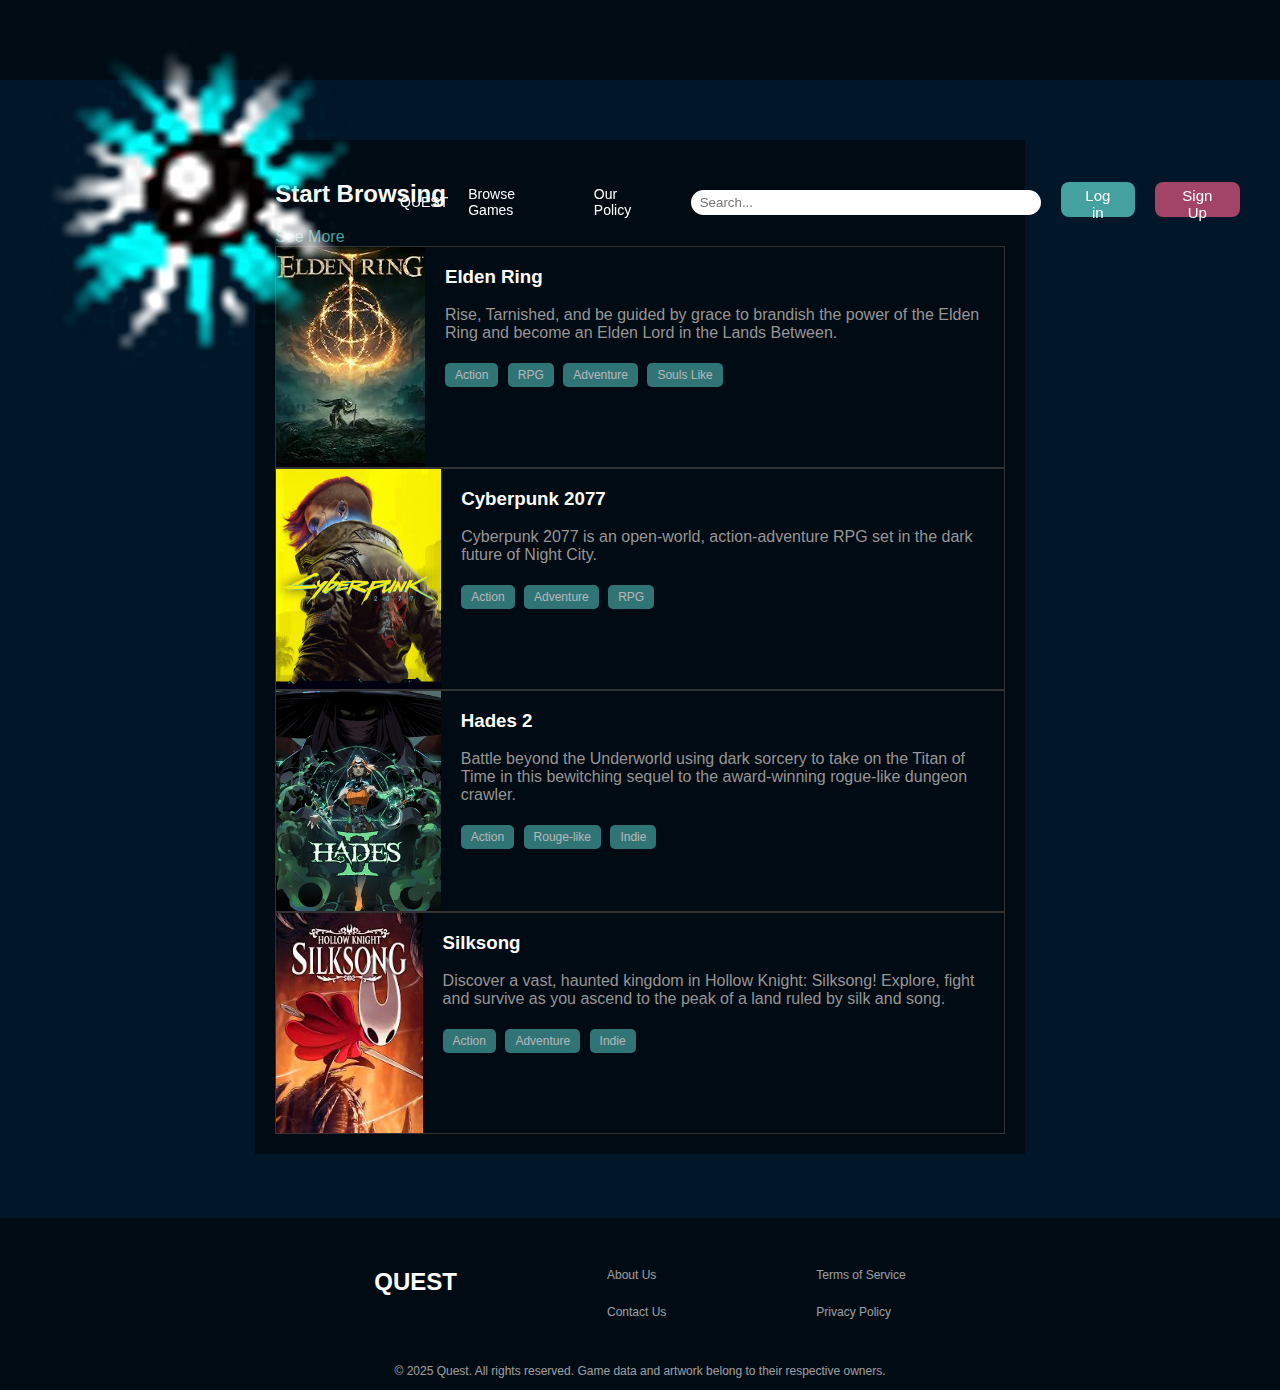
<file: index.html>
<!DOCTYPE html>
<html lang="en">
<head>
    <meta charset="UTF-8">
    <meta name="viewport" content="width=device-width, initial-scale=1.0">
    <title>Document</title>
    <link rel="stylesheet" href="style.css">
</head>
<body>

<!--testing per commit, erind balaj-->
    <!--navigation bar, e boni copy paste qeta ncdo faqe ever -->
    <nav>
        <ul>
            <li><img href="#" class="nav-logo" src="images/logo.jpg" alt="Logo"></li>
            <li><a id="title" href="landing.html">QUEST</a></li>

            <li class="nav-spacer"><a  class="navitem" href="games.html">Browse Games</a></li>
            <li><a class="navitem" href="privacy.html">Our Policy</a></li>

            <li><input type="search" placeholder=" Search..."></li>

            <li><button id="loginBtn">Log in</button></li>
            <li><button id="signupBtn" class="button-2">Sign Up</button></li>
        </ul>
    </nav>


    <!--Qetu e bojm hero section-->


    <!--Qetu e bojm ksi info section-->
    <div>

    </div>
    <!--Qetu e bojm game browsing section-->
   <section id="browse-games">
        <div class="browse-header">
            <h2 class="browse-title">Start Browsing</h2>
            <a href="games.html" class="secondary-a">See More</a>
        </div>

        <div class="browse-grid">
            <!-- Card 1 -->
            <div class="game-card">
                
                <img src="images/eldenring.jpg" alt="Elden Ring Photo qetu">
                <div class="game-card-info">
                <h3>Elden Ring</h3>
                <p class="secondary-text">Rise, Tarnished, and be guided by grace to brandish the power of the Elden Ring and become an Elden Lord in the Lands Between.</p>
                <div class="genre-container">
                        <p class="genre-badge">Action</p>
                        <p class="genre-badge">RPG</p>
                        <p class="genre-badge">Adventure</p>
                        <p class="genre-badge">Souls Like</p>
                    </div>
            </div>
            </div>

            <!-- Cardsa per loja tjera -->
            <div class="game-card">
                
                <img src="images/cyberpunk.jpg" alt="Whatever else other game">
                <div class="game-card-info">
                <h3>Cyberpunk 2077</h3>
                <p class="secondary-text">Cyberpunk 2077 is an open-world, action-adventure RPG set in the dark future of Night City.</p>
                    <div class="genre-container">
                        <p class="genre-badge">Action</p>
                        <p class="genre-badge">Adventure</p>
                        <p class="genre-badge">RPG</p>
                    </div>
            
                </div>
            </div>

            <div class="game-card">
                <img src="images/hades2.jpeg" alt="Same thing as above">
                <div class="game-card-info">
                <h3>Hades 2</h3>
                <p class="secondary-text">Battle beyond the Underworld using dark sorcery to take on the Titan of Time in this bewitching sequel to the award-winning rogue-like dungeon crawler.</p>
                    <div class="genre-container">
                        <p class="genre-badge">Action</p>
                        <p class="genre-badge">Rouge-like</p>
                        <p class="genre-badge">Indie</p>
                    </div>
            </div>
            </div>

            <div class="game-card">
                <img src="images/silksong.jpg" alt="njejt">
                <div class="game-card-info">
                <h3>Silksong</h3>
                <p class="secondary-text">Discover a vast, haunted kingdom in Hollow Knight: Silksong! Explore, fight and survive as you ascend to the peak of a land ruled by silk and song.</p>
                    <div class="genre-container">
                        <p class="genre-badge">Action</p>
                        <p class="genre-badge">Adventure</p>
                        <p class="genre-badge">Indie</p>
                    </div>
                </div>

                
            </div>
            
        </div>
    </section>

    <!-- login and signup -->

     <!-- login -->
    <div id="loginModal" class="modal hidden">
        <div class="modal-content">
            <button class="modal-close">&times;</button>
            <h2>Log in</h2>

            <button class="google-btn">
                <img id="googleicon" src="images/googleicon.png" alt="Google Icon">
                Continue with Google
            </button>

            <p class="divider-text">or</p>

            <form class="modal-form">
                <label for="login-email">Email</label>
                <input id="login-email" name="email" type="email" placeholder="Enter your email or username" required>

                <label for="login-password">Password</label>
                <input id="login-password" name="password" type="password" placeholder="Enter your password" required>

                <div class="form-spacer"></div>

                <button type="submit">Log in</button>
            </form>

                <p class="modal-note">
                <button id="reset" class="link-button">Reset password</button>

                <p class="modal-note">
                No account?
                <button id="swapToSignup" class="link-button">Create one</button>
            </p>
        </div>
    </div>

    <!-- signup -->
    <div id="signupModal" class="modal hidden">
        <div class="modal-content">
            <button class="modal-close">&times;</button>
            <h2>Sign Up</h2>

            <button class="google-btn">
                <img id="googleicon" src="images/googleicon.png" alt="Google Icon">
                Continue with Google
            </button>

            <p class="divider-text">or</p>

            <form class="modal-form">
                <label for="signup-username">Username</label>
                <input id="signup-username" name="username" type="text" placeholder="Choose a username" required>

                <label for="signup-email">Email</label>
                <input id="signup-email" name="email" type="email" placeholder="Enter your email" required>

                <label for="signup-age">Age</label>
                <input id="signup-age" name="age" type="number" min="1" max="120" placeholder="Your age" required>

                <label for="signup-phone">Phone Number</label>
                <input id="signup-phone" name="phone" type="tel" placeholder="+383 44 123 456" required>

                <label for="signup-password">Password</label>
                <input id="signup-password" name="password" type="password" placeholder="Create a password" required>

                <label for="signup-confirm">Confirm Password</label>
                <input id="signup-confirm" name="confirm_password" type="password" placeholder="Confirm your password" required>

                <div class="form-spacer"></div>

                <button type="submit" class="button-2">Create Account</button>
            </form>

            <p class="modal-note">
                Already a member?
                <button id="swapToLogin" class="link-button">Log in!</button>
            </p>
        </div>
    </div>


    <!--footer, e boni copy paste qeta ncdo faqe ever-->
    <footer>
        <div class="footer-columns">
            <div class="col">
            <h2>QUEST</h2>
            </div>
            <div class="col">
            <a href="#">About Us</a><br>
            <a href="#">Contact Us</a>
            </div>
            <div class="col">
            <a href="#">Terms of Service</a><br>
            <a href="privacy.html">Privacy Policy</a>
            </div>
        </div>
        <br>
        <div class="footer-bottom">
            © 2025 Quest. All rights reserved. Game data and artwork belong to their respective owners.
        </div>
    </footer>

    <script src="script.js"></script>
</body>
</html>
</file>
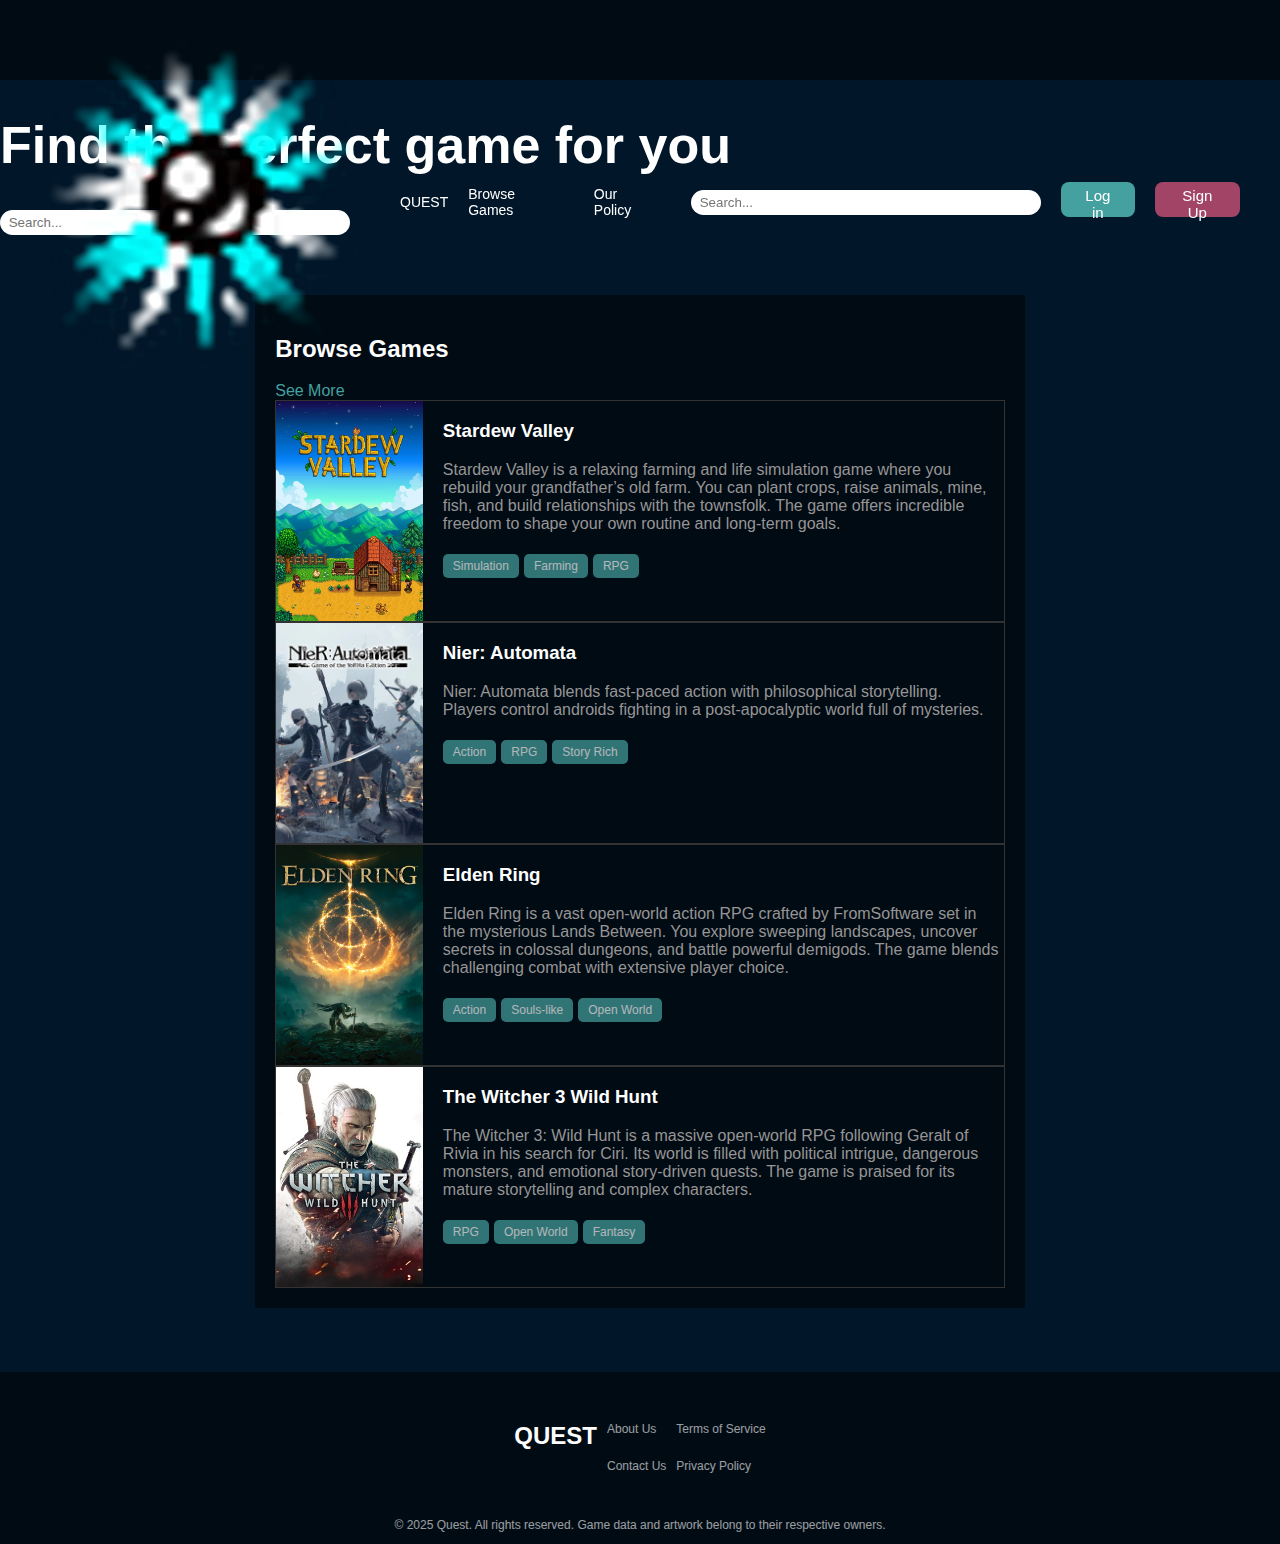
<file: games.html>
<!DOCTYPE html>
<html lang="en">
<head>
    <meta charset="UTF-8">
    <meta name="viewport" content="width=device-width, initial-scale=1.0">
    <title>Document</title>
    <link rel="stylesheet" href="style.css">
    


</head>
<body>
    <!--navigation bar -->
    <nav>
        <ul>    
            <li><img href="#" class="nav-logo" src="images/logo.jpg" alt="Logo"></li>
            <li><a id="title" href="landing.html">QUEST</a></li>

            <li class="nav-spacer"><a  class="navitem" href="games.html">Browse Games</a></li>
            <li><a class="navitem" href="privacy.html">Our Policy</a></li>

            <li><input type="search" placeholder=" Search..."></li>

            <li><button id="loginBtn">Log in</button></li>
            <li><button id="signupBtn" class="button-2">Sign Up</button></li>
        </ul>
    </nav>
    
    <!-- login and signup -->

     <!-- login -->
    <div id="loginModal" class="modal hidden">
        <div class="modal-content">
            <button class="modal-close">&times;</button>
            <h2>Log in</h2>

            <button class="google-btn">
                <img id="googleicon" src="images/googleicon.png" alt="Google Icon">
                Continue with Google
            </button>

            <p class="divider-text">or</p>

            <form class="modal-form">
                <label for="login-email">Email</label>
                <input id="login-email" name="email" type="email" placeholder="Enter your email or username">

                <label for="login-password">Password</label>
                <input id="login-password" name="password" type="password" placeholder="Enter your password">

                    <div class="form-spacer"></div>

                <button type="button" id="loginSubmitBtn">Log in</button>
            </form>

                <p class="modal-note"><button id="reset" class="link-button">Reset password</button></p>
                <p class="modal-note">No account? <button id="swapToSignup" class="link-button">Create one</button></p>
        </div>
    </div>

    <!-- signup -->
    <div id="signupModal" class="modal hidden">
        <div class="modal-content">
            <button class="modal-close">&times;</button>
            <h2>Sign Up</h2>

            <button class="google-btn">
                <img id="googleicon" src="images/googleicon.png" alt="Google Icon">
                Continue with Google
            </button>

            <p class="divider-text">or</p>

            <form class="modal-form">
                <label for="signup-username">Username</label>
                <input id="signup-username" name="username" type="text" placeholder="Choose a username" >

                <label for="signup-email">Email</label>
                <input id="signup-email" name="email" type="email" placeholder="Enter your email" >

                <label for="signup-age">Age</label>
                <input id="signup-age" name="age" type="number" min="1" max="120" placeholder="Your age" >

                <label for="signup-phone">Phone Number</label>
                <input id="signup-phone" name="phone" type="tel" placeholder="+383 44 123 456" >

                <label for="signup-password">Password</label>
                <input id="signup-password" name="password" type="password" placeholder="Create a password" >

                <label for="signup-confirm">Confirm Password</label>
                <input id="signup-confirm" name="confirm_password" type="password" placeholder="Confirm your password" >

                    <div class="form-spacer"></div>

                <button type="button" id="createAccountBtn" class="button-2">Create Account</button>
            </form>

            <p class="modal-note">Already a member? <button id="swapToLogin" class="link-button">Log in!</button></p>
        </div>
    </div>

<!--header -->

<div class="page-header-row">
    <h1 class="h1-title page-header-title">Find the perfect game for you</h1>
    <input class="hero-search" type="search" placeholder=" Search...">
</div>

 <!-- games  -->
 <section id="browse-games">
    <div class="browse-header">
        <h2 class="browse-title">Browse Games</h2>
        <a href="games.html" class="secondary-a">See More</a>
    </div>

    <div id="browse-grid" class="browse-grid"></div>
</section>

    <footer>
        <div class="footer-columns">
            <div class="footer-col">
            <h2>QUEST</h2>
            </div>
            <div class="footer-col">
            <a href="#">About Us</a><br>
            <a href="#">Contact Us</a>
            </div>
            <div class="footer-col">
            <a href="#">Terms of Service</a><br>
            <a href="privacy.html">Privacy Policy</a>
            </div>
        </div>
        <br>
        <div class="footer-bottom">
            © 2025 Quest. All rights reserved. Game data and artwork belong to their respective owners.
        </div>
    </footer>
    <script src="browsegames.js"></script>
    <script src="script.js"></script>
</body>

</html>
</file>
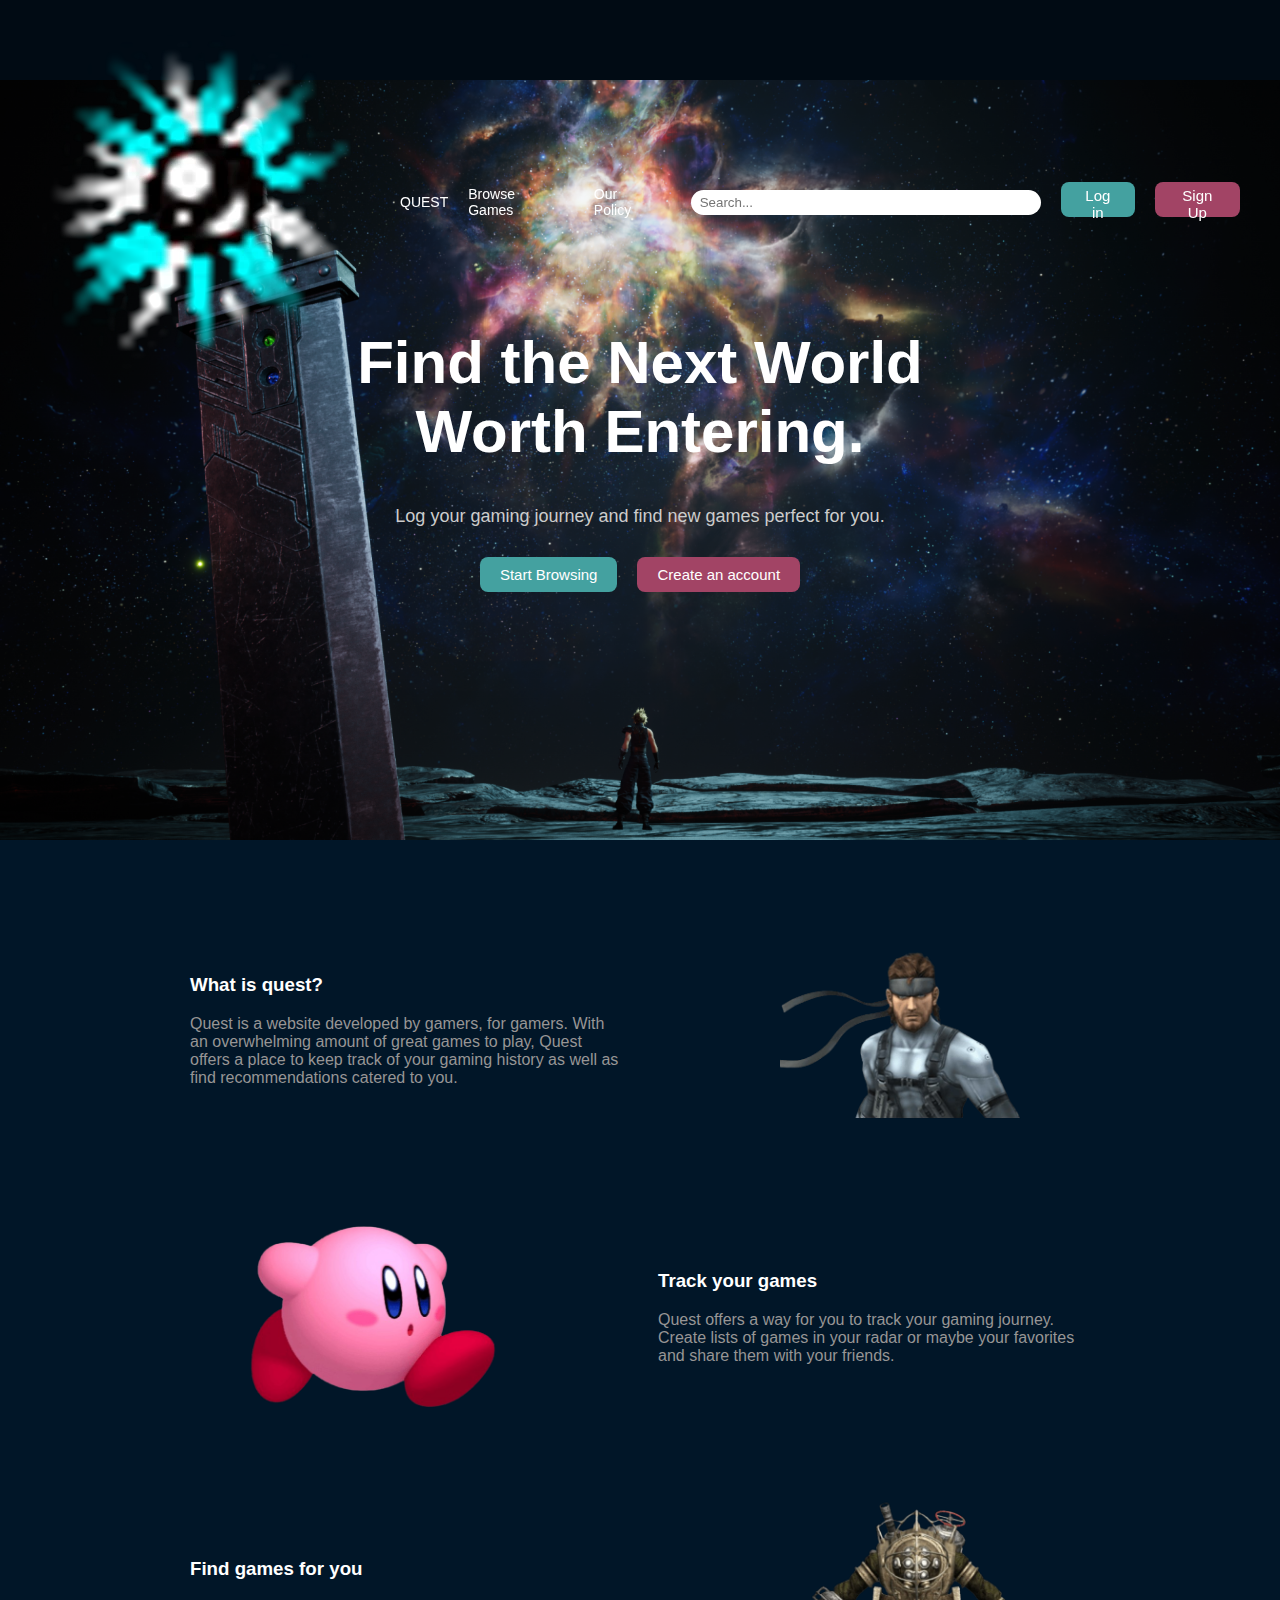
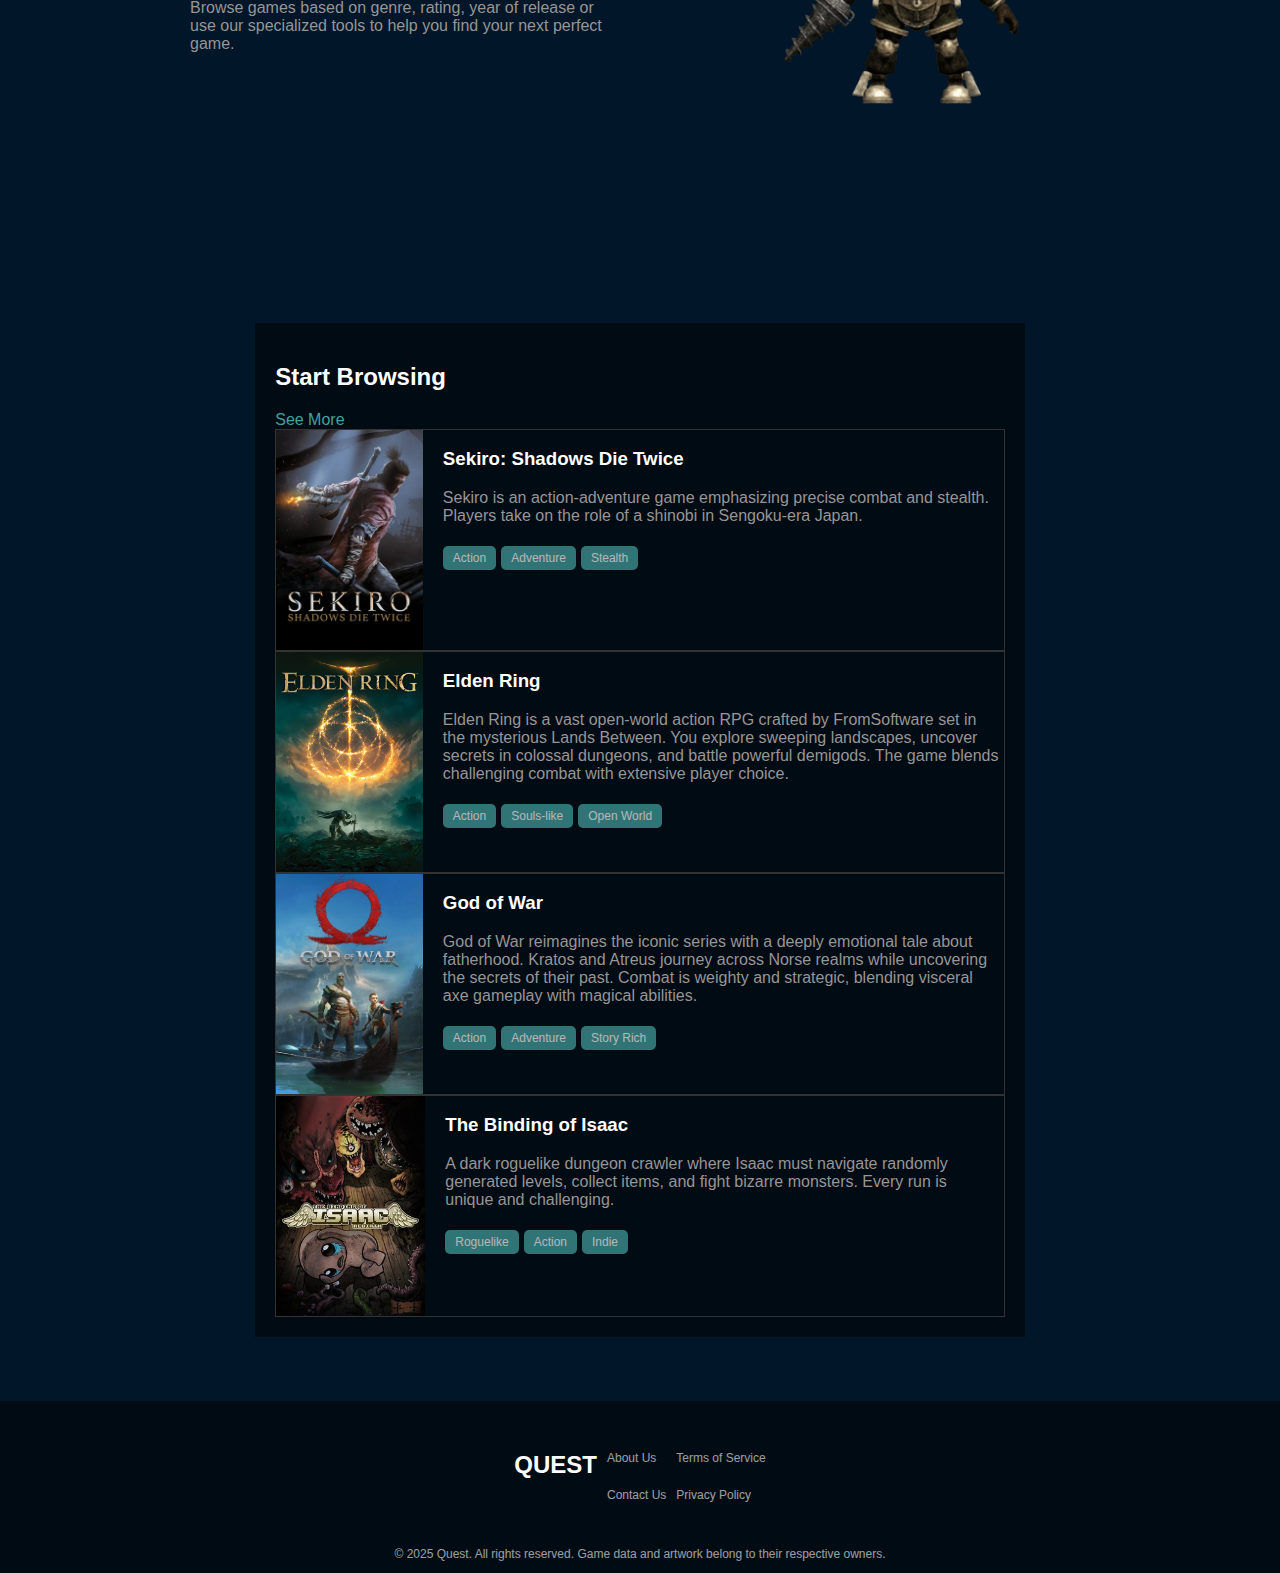
<file: landing.html>
<!DOCTYPE html>
<html lang="en">
<head>
    <meta charset="UTF-8">
    <meta name="viewport" content="width=device-width, initial-scale=1.0">
    <title>Quest Landing</title>
    <link rel="stylesheet" href="style.css">
</head>
<body>

<nav>
        <ul>
            <li><img class="nav-logo" src="images/logo.jpg" alt="Logo"></li>
            <li><a id="title" href="landing.html">QUEST</a></li>

            <li class="nav-spacer"><a class="navitem" href="games.html">Browse Games</a></li>
            <li><a class="navitem" href="privacy.html">Our Policy</a></li>

            <li><input type="search" placeholder=" Search..."></li>

            <li><button id="loginBtn">Log in</button></li>
            <li><button id="signupBtn" class="button-2">Sign Up</button></li>
        </ul>
</nav>

<section class="hero">
    <div class="hero-content">
        <h1>Find the Next World<br>Worth Entering.</h1>
        <p>Log your gaming journey and find new games perfect for you.</p>

        <div class="hero-buttons">
            <a href="games.html"><button>Start Browsing</button></a>
            <button id="heroSignupBtn" class="button-2">Create an account</button>
        </div>
    </div>
</section>

<!-- info-->
<section class="info-section">
    <div class="info-container">

        <!-- 1 -->
        <div class="info-row">
            <div class="info-text">
                <h3>What is quest?</h3>
                <p class="secondary-text">
                    Quest is a website developed by gamers, for gamers. With an overwhelming amount of great games to play, Quest offers a place to keep track of your gaming history as well as find recommendations catered to you.
                </p>
            </div>
            <div class="info-image-wrapper">
                <img src="images/img1.png" class="info-image" alt="">
            </div>
        </div>

        <!-- 2 -->
        <div class="info-row info-row-reverse">
            <div class="info-image-wrapper">
                <img src="images/img2.png" class="info-image" alt="">
            </div>
            <div class="info-text">
                <h3>Track your games</h3>
                <p class="secondary-text">
                    Quest offers a way for you to track your gaming journey. Create lists of games in your radar or maybe your favorites and share them with your friends.
                </p>
            </div>
        </div>

        <!-- 3 -->
        <div class="info-row">
            <div class="info-text">
                <h3>Find games for you</h3>
                <p class="secondary-text">
                    Browse games based on genre, rating, year of release or use our specialized tools to help you find your next perfect game.
                </p>
            </div>
            <div class="info-image-wrapper">
                <img src="images/img3.png" class="info-image" alt="">
            </div>
        </div>

    </div>
</section>

<section id="browse-games">
    <div class="browse-header">
        <h2 class="browse-title">Start Browsing</h2>
        <a href="games.html" class="secondary-a">See More</a>
    </div>

    <div id="browse-grid" class="browse-grid"></div>
</section>

    <!-- login and signup -->

     <!-- login -->
    <div id="loginModal" class="modal hidden">
        <div class="modal-content">
            <button class="modal-close">&times;</button>
            <h2>Log in</h2>

            <button class="google-btn">
                <img id="googleicon" src="images/googleicon.png" alt="Google Icon">
                Continue with Google
            </button>

            <p class="divider-text">or</p>

            <form class="modal-form">
                <label for="login-email">Email</label>
                <input id="login-email" name="email" type="email" placeholder="Enter your email or username">

                <label for="login-password">Password</label>
                <input id="login-password" name="password" type="password" placeholder="Enter your password">
            
                <div class="form-spacer"></div>

                <button type="button" onclick="window.location.href='profile.html'">Log in</button>
            </form>

                <p class="modal-note">
                    <button id="reset" class="link-button">Reset password</button>
                </p>

                <p class="modal-note">
                    No account?
                    <button id="swapToSignup" class="link-button">Create one</button>
                </p>
        </div>
    </div>

    <!-- signup -->
    <div id="signupModal" class="modal hidden">
        <div class="modal-content">
            <button class="modal-close">&times;</button>
            <h2>Sign Up</h2>

            <button class="google-btn">
                <img id="googleicon" src="images/googleicon.png" alt="Google Icon">
                Continue with Google
            </button>

            <p class="divider-text">or</p>

            <form class="modal-form">
                <label for="signup-username">Username</label>
                <input id="signup-username" name="username" type="text" placeholder="Choose a username" required>

                <label for="signup-email">Email</label>
                <input id="signup-email" name="email" type="email" placeholder="Enter your email">

                <label for="signup-age">Age</label>
                <input id="signup-age" name="age" type="number" min="1" max="120" placeholder="Your age">

                <label for="signup-phone">Phone Number</label>
                <input id="signup-phone" name="phone" type="tel" placeholder="+383 44 123 456">

                <label for="signup-password">Password</label>
                <input id="signup-password" name="password" type="password" placeholder="Create a password">

                <label for="signup-confirm">Confirm Password</label>
                <input id="signup-confirm" name="confirm_password" type="password" placeholder="Confirm your password">

                <div style="margin-bottom: 12px;"></div>

                <button type="button" onclick="window.location.href='profile.html'" class="button-2">Create Account</button>
            </form>

            <p class="modal-note">
                Already a member?
                <button id="swapToLogin" class="link-button">Log in!</button>
            </p>
        </div>
    </div>

    <footer>
        <div class="footer-columns">
            <div class="footer-col">
            <h2>QUEST</h2>
            </div>
            <div class="footer-col">
            <a href="#">About Us</a><br>
            <a href="#">Contact Us</a>
            </div>
            <div class="footer-col">
            <a href="#">Terms of Service</a><br>
            <a href="privacy.html">Privacy Policy</a>
            </div>
        </div>
        <br>
        <div class="footer-bottom">
            © 2025 Quest. All rights reserved. Game data and artwork belong to their respective owners.
        </div>
    </footer>

    <script src="script.js"></script>
    <script src="browsegames.js"></script>

</body>
</html>
</file>
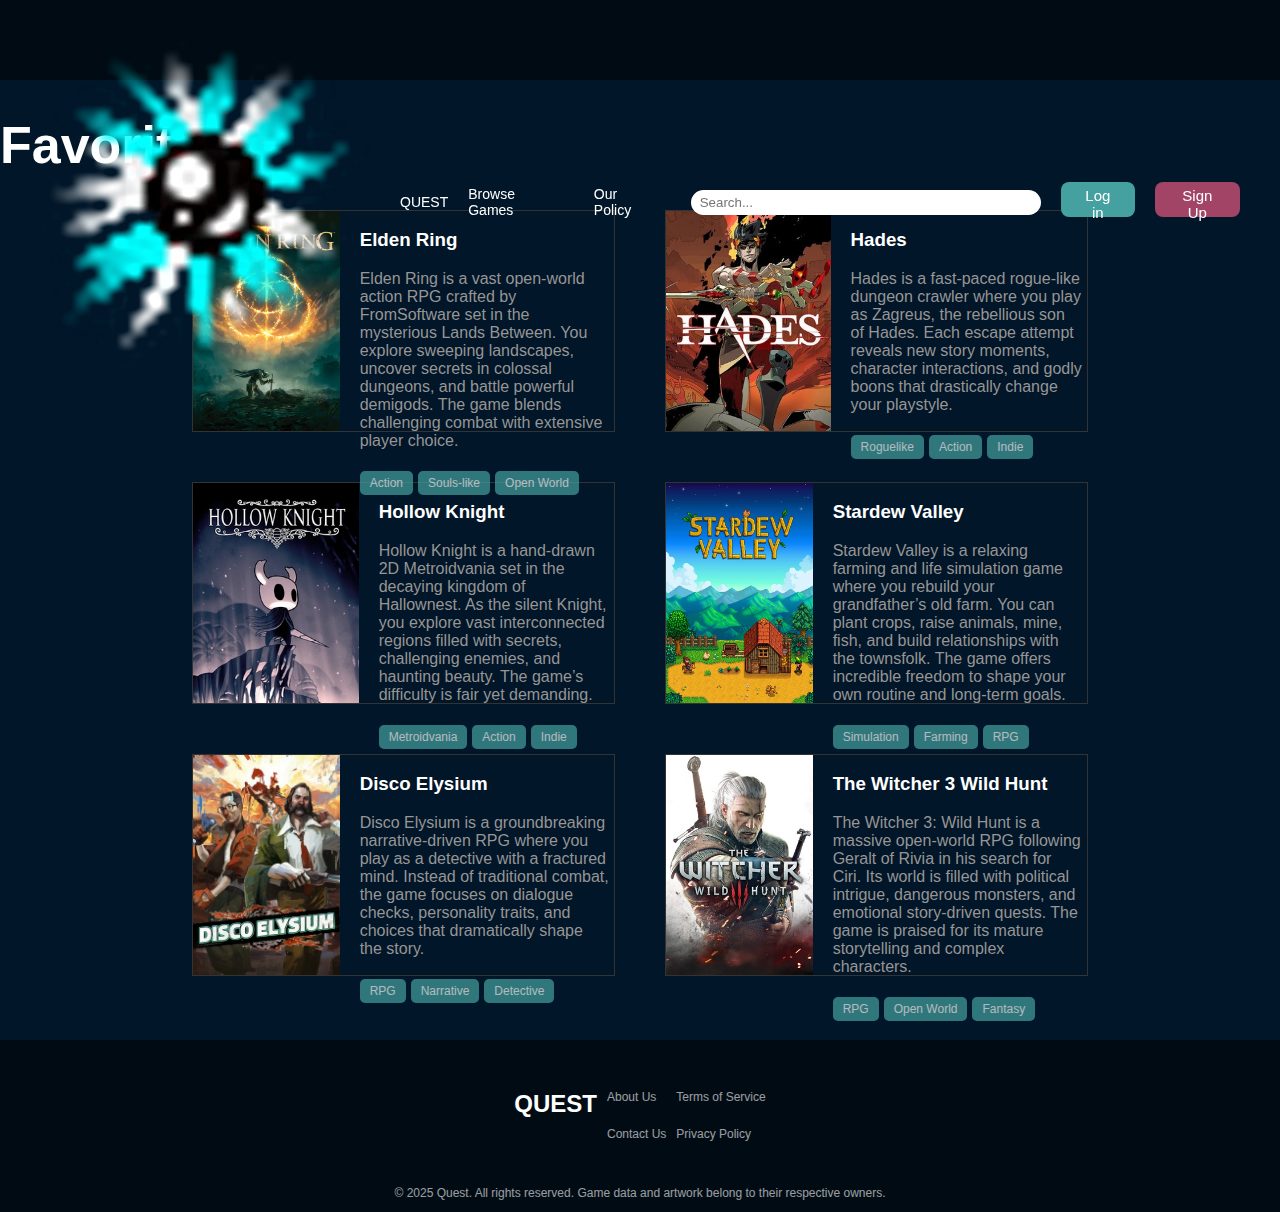
<file: lists.html>
<!DOCTYPE html>
<html lang="en">
<head>
<meta charset="UTF-8">
<meta name="viewport" content="width=device-width, initial-scale=1.0">
<title>Game List</title>
<link rel="stylesheet" href="style.css">
</head>
<body>


    <!--navigation bar, e boni copy paste qeta ncdo faqe ever -->
    <nav>
        <ul>
            <li><img href="#" class="nav-logo" src="images/logo.jpg" alt="Logo"></li>
            <li><a id="title" href="landing.html">QUEST</a></li>

            <li class="nav-spacer"><a  class="navitem" href="games.html">Browse Games</a></li>
            <li><a class="navitem" href="privacy.html">Our Policy</a></li>

            <li><input type="search" placeholder=" Search..."></li>

            <li><button id="loginBtn">Log in</button></li>
            <li><button id="signupBtn" class="button-2">Sign Up</button></li>
        </ul>
    </nav>
    <!-- login and signup -->

     <!-- login -->
    <div id="loginModal" class="modal hidden">
        <div class="modal-content">
            <button class="modal-close">&times;</button>
            <h2>Log in</h2>

            <button class="google-btn">
                <img id="googleicon" src="images/googleicon.png" alt="Google Icon">
                Continue with Google
            </button>

            <p class="divider-text">or</p>

            <form class="modal-form">
                <label for="login-email">Email</label>
                <input id="login-email" name="email" type="email" placeholder="Enter your email or username">

                <label for="login-password">Password</label>
                <input id="login-password" name="password" type="password" placeholder="Enter your password">

                <div class="form-spacer"></div>

                <button type="button" onclick="window.location.href='profile.html'" >Log in</button>
            </form>

                <p class="modal-note"><button id="reset" class="link-button">Reset password</button></p>
                <p class="modal-note">No account? <button id="swapToSignup" class="link-button">Create one</button></p>
        </div>
    </div>

    <!-- signup -->
    <div id="signupModal" class="modal hidden">
        <div class="modal-content">
            <button class="modal-close">&times;</button>
            <h2>Sign Up</h2>

            <button class="google-btn">
                <img id="googleicon" src="images/googleicon.png" alt="Google Icon">
                Continue with Google
            </button>

            <p class="divider-text">or</p>

            <form class="modal-form">
                <label for="signup-username">Username</label>
                <input id="signup-username" name="username" type="text" placeholder="Choose a username" >

                <label for="signup-email">Email</label>
                <input id="signup-email" name="email" type="email" placeholder="Enter your email" >

                <label for="signup-age">Age</label>
                <input id="signup-age" name="age" type="number" min="1" max="120" placeholder="Your age" >

                <label for="signup-phone">Phone Number</label>
                <input id="signup-phone" name="phone" type="tel" placeholder="+383 44 123 456" >

                <label for="signup-password">Password</label>
                <input id="signup-password" name="password" type="password" placeholder="Create a password" >

                <label for="signup-confirm">Confirm Password</label>
                <input id="signup-confirm" name="confirm_password" type="password" placeholder="Confirm your password" >

                <div class="form-spacer"></div>

                <button type="button" onclick="window.location.href='profile.html'" class="button-2">Create Account</button>
            </form>

            <p class="modal-note">Already a member? <button id="swapToLogin" class="link-button">Log in!</button></p>
        </div>
    </div>

<!-- Page Title -->
<div class="page-header-row">
    <h1 class="h1-title page-header-title" id="list-title">List Name</h1>
</div>

<!-- Games Container -->
<div class="game-container section-spacing" id="game-container"></div>

<!-- Footer -->
    <footer>
        <div class="footer-columns">
            <div class="footer-col">
            <h2>QUEST</h2>
            </div>
            <div class="footer-col">
            <a href="#">About Us</a><br>
            <a href="#">Contact Us</a>
            </div>
            <div class="footer-col">
            <a href="#">Terms of Service</a><br>
            <a href="privacy.html">Privacy Policy</a>
            </div>
        </div>
        <br>
        <div class="footer-bottom">
            © 2025 Quest. All rights reserved. Game data and artwork belong to their respective owners.
        </div>
    </footer>
    
<script>
async function loadList() {
    const urlParams = new URLSearchParams(window.location.search)
    const listIndex = parseInt(urlParams.get('list') || 0)
    const titles = ["Favorites", "Haven't Finished", "Want to Play"]
    document.getElementById('list-title').textContent = titles[listIndex]

    const res = await fetch('games.json')
    const games = await res.json()

    const gamesPerList = 6
    const start = listIndex * gamesPerList
    const end = start + gamesPerList
    const picks = games.slice(start, end)

    const container = document.getElementById("game-container");
    container.innerHTML = ''

    picks.forEach(game => {
        const card = document.createElement("div");
        card.className = "game-card";
        card.innerHTML = `
            <img src="${game.main_image_url}" alt="${game.name}" onerror="this.src='images/games/placeholder.png';">
            <div class="game-card-info">
                <h3>${game.name}</h3>
                <p class="secondary-text">${game.description || ''}</p>
                <div class="genre-container">
                    ${(game.genres || []).map(genre => `<p class="genre-badge">${genre}</p>`).join('')}
                </div>
            </div>
        `;

        card.addEventListener('click', () => {
            window.location.href = `details.html?game=${encodeURIComponent(game.name)}`;
        });

        container.appendChild(card);
    });
}

loadList();
</script>

<script src="script.js"></script>

</body>
</html>
</file>
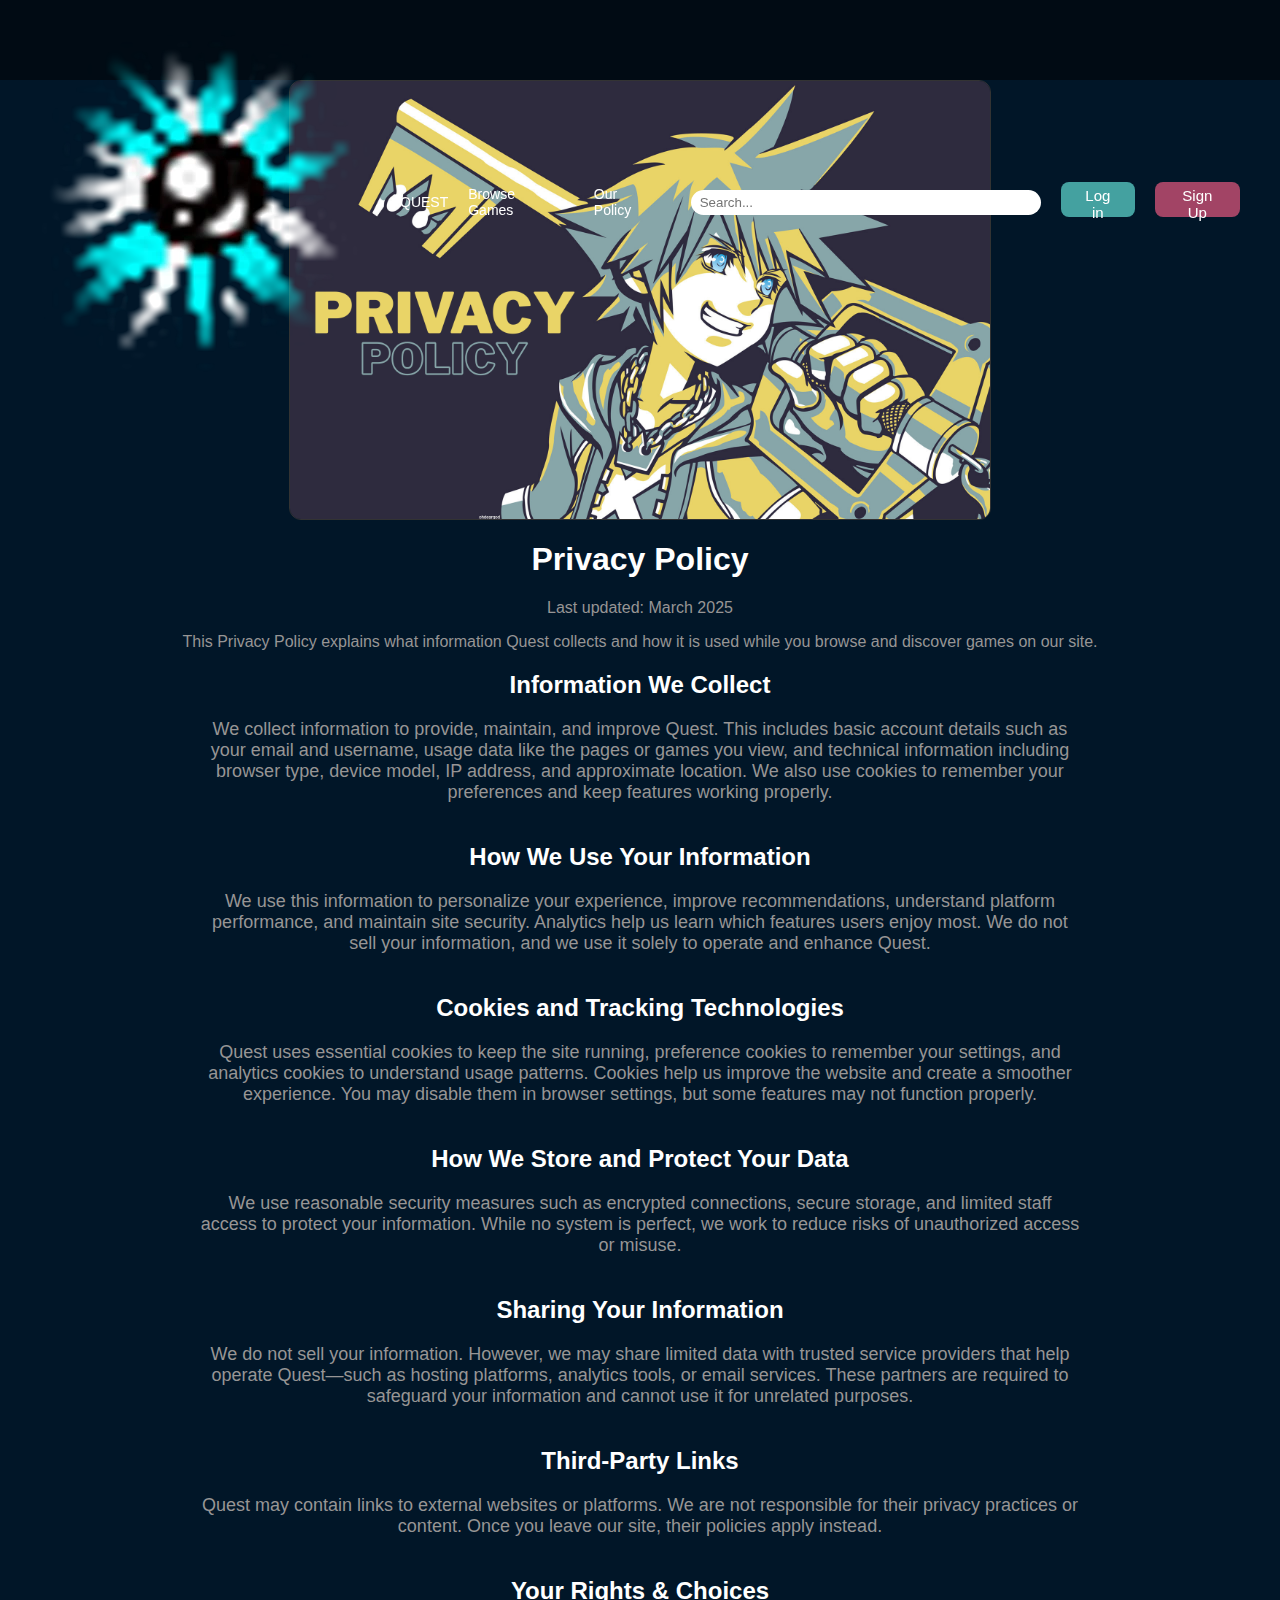
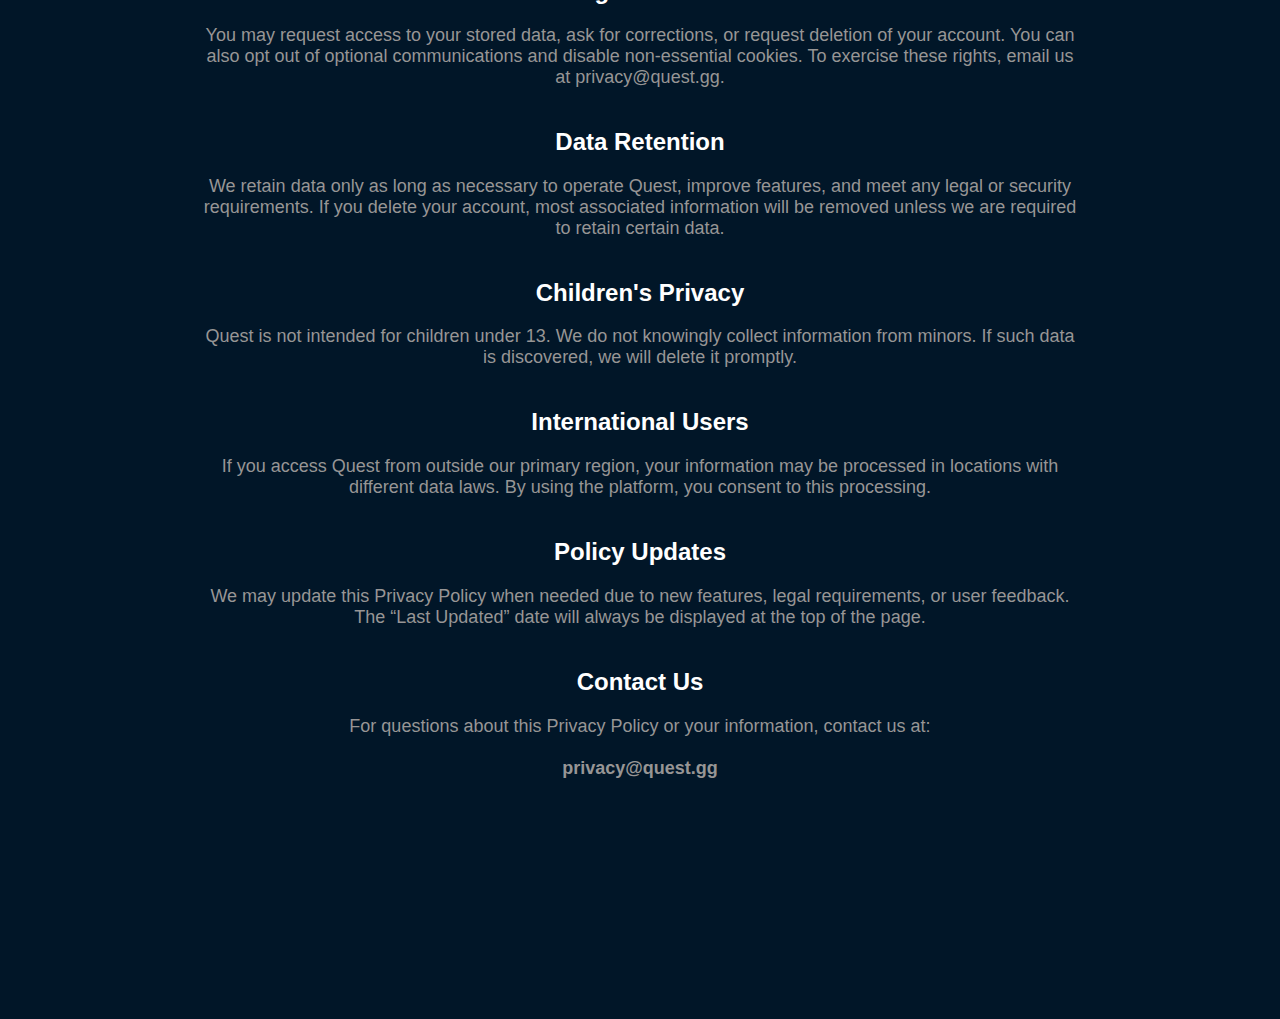
<file: privacy.html>
<!DOCTYPE html>
<html lang="en">
<head>
    <meta charset="UTF-8">
    <meta name="viewport" content="width=device-width, initial-scale=1.0">
    <title>Document</title>
    <link rel="stylesheet" href="style.css">
</head>
<body>

    <nav>
        <ul>    
            <li><img href="#" class="nav-logo" src="images/logo.jpg" alt="Logo"></li>
            <li><a id="title" href="landing.html">QUEST</a></li>

            <li class="nav-spacer"><a  class="navitem" href="games.html">Browse Games</a></li>
            <li><a class="navitem" href="privacy.html">Our Policy</a></li>

            <li><input type="search" placeholder=" Search..."></li>

            <li><button id="loginBtn">Log in</button></li>
            <li><button id="signupBtn" class="button-2">Sign Up</button></li>
        </ul>
    </nav>

    <main class="privacy-page">

        <header class="privacy-header">
            <div class="privacy-hero">
                <div class="privacy-kh">
                    <img src="images/privacy.png" alt="Privacy Policy illustration" >
                </div>
                <div>
                    <h1 class="privacy-title">Privacy Policy</h1>
                    <p class="secondary-text privacy-title">Last updated: March 2025</p>
                    <p class="secondary-text privacy-title">
                        This Privacy Policy explains what information Quest collects and how
                        it is used while you browse and discover games on our site.
                    </p>
                </div>
            </div>
        </header>

        <section class="privacy-title">
            <h2>Information We Collect</h2>
            <p class="secondary-text privacy-text">
                We collect information to provide, maintain, and improve Quest. This includes basic account
                details such as your email and username, usage data like the pages or games you view, and
                technical information including browser type, device model, IP address, and approximate
                location. We also use cookies to remember your preferences and keep features working properly.
            </p>
        </section>

        <section class="privacy-title">
            <h2>How We Use Your Information</h2>
            <p class="secondary-text">
                We use this information to personalize your experience, improve recommendations, understand
                platform performance, and maintain site security. Analytics help us learn which features users
                enjoy most. We do not sell your information, and we use it solely to operate and enhance Quest.
            </p>
        </section>

        <section class="privacy-title">
            <h2>Cookies and Tracking Technologies</h2>
            <p class="secondary-text">
                Quest uses essential cookies to keep the site running, preference cookies to remember your
                settings, and analytics cookies to understand usage patterns. Cookies help us improve the
                website and create a smoother experience. You may disable them in browser settings, but some
                features may not function properly.
            </p>
        </section>

        <section class="privacy-title">
            <h2>How We Store and Protect Your Data</h2>
            <p class="secondary-text">
                We use reasonable security measures such as encrypted connections, secure storage, and limited
                staff access to protect your information. While no system is perfect, we work to reduce risks
                of unauthorized access or misuse.
            </p>
        </section>

        <section class="privacy-title">
            <h2>Sharing Your Information</h2>
            <p class="secondary-text">
                We do not sell your information. However, we may share limited data with trusted service
                providers that help operate Quest—such as hosting platforms, analytics tools, or email
                services. These partners are required to safeguard your information and cannot use it for
                unrelated purposes.
            </p>
        </section>

        <section class="privacy-title">
            <h2>Third-Party Links</h2>
            <p class="secondary-text">
                Quest may contain links to external websites or platforms. We are not responsible for their
                privacy practices or content. Once you leave our site, their policies apply instead.
            </p>
        </section>

        <section class="privacy-title">
            <h2>Your Rights & Choices</h2>
            <p class="secondary-text">
                You may request access to your stored data, ask for corrections, or request deletion of your
                account. You can also opt out of optional communications and disable non-essential cookies.
                To exercise these rights, email us at privacy@quest.gg.
            </p>
        </section>

        <section class="privacy-title">
            <h2>Data Retention</h2>
            <p class="secondary-text">
                We retain data only as long as necessary to operate Quest, improve features, and meet any
                legal or security requirements. If you delete your account, most associated information will
                be removed unless we are required to retain certain data.
            </p>
        </section>

        <section class="privacy-title">
            <h2>Children's Privacy</h2>
            <p class="secondary-text">
                Quest is not intended for children under 13. We do not knowingly collect information from
                minors. If such data is discovered, we will delete it promptly.
            </p>
        </section>

        <section class="privacy-title">
            <h2>International Users</h2>
            <p class="secondary-text">
                If you access Quest from outside our primary region, your information may be processed in
                locations with different data laws. By using the platform, you consent to this processing.
            </p>
        </section>

        <section class="privacy-title">
            <h2>Policy Updates</h2>
            <p class="secondary-text">
                We may update this Privacy Policy when needed due to new features, legal requirements, or
                user feedback. The “Last Updated” date will always be displayed at the top of the page.
            </p>
        </section>

        <section class="privacy-title">
            <h2>Contact Us</h2>
            <p class="secondary-text">
                For questions about this Privacy Policy or your information, contact us at:
                <br><br>
                <strong>privacy@quest.gg</strong>
            </p>
        </section>

        <!-- login and signup -->
         
         <!-- login -->
    <div id="loginModal" class="modal hidden">
        <div class="modal-content">
            <button class="modal-close">&times;</button>
            <h2>Log in</h2>

            <button class="google-btn">
                <img id="googleicon" src="images/googleicon.png" alt="Google Icon">
                Continue with Google
            </button>

            <p class="divider-text">or</p>

            <form class="modal-form">
                <label>Email</label>
                <input type="email" placeholder="Enter your email or username">

                <label>Password</label>
                <input type="password" placeholder="Enter your password">

                <div class="form-spacer"></div>

                <button type="button" onclick="window.location.href='profile.html'">Log in</button>
            </form>

                <p class="modal-note">
                <button id="reset" class="link-button">Reset password</button>
                            <label for="login-email">Email</label>
                            <input id="login-email" name="email" type="email" placeholder="Enter your email or username">

                            <label for="login-password">Password</label>
                            <input id="login-password" name="password" type="password" placeholder="Enter your password">
                    border:none;
                    color:#44A1A0;
                    cursor:pointer;
                    font-size:14px;
                    text-decoration:underline;
                ">Create one</button>
            </p>
        </div>
    </div>

    <!-- signup -->
    <div id="signupModal" class="modal hidden">
        <div class="modal-content">
            <button class="modal-close">&times;</button>
            <h2>Sign Up</h2>

            <button class="google-btn">
                <img id="googleicon" src="images/googleicon.png" alt="Google Icon">
                Continue with Google
            </button>

            <p class="divider-text">or</p>

            <form class="modal-form">
                <label>Username</label>
                <input type="text" placeholder="Choose a username" required>

                <label>Email</label>
                <input type="email" placeholder="Enter your email">

                <label>Age</label>
                <input type="number" min="1" placeholder="Your age">

                <label>Phone Number</label>
                <input type="tel" placeholder="+383 44 123 456">

                <label>Password</label>
                <input type="password" placeholder="Create a password">

                <label>Confirm Password</label>
                <input type="password" placeholder="Confirm your password" >

                <div class="form-spacer"></div>
                    <label for="signup-username">Username</label>
                    <input id="signup-username" name="username" type="text" placeholder="Choose a username" required>

                    <label for="signup-email">Email</label>
                    <input id="signup-email" name="email" type="email" placeholder="Enter your email">

                    <label for="signup-age">Age</label>
                    <input id="signup-age" name="age" type="number" min="1" max="120" placeholder="Your age">

                    <label for="signup-phone">Phone Number</label>
                    <input id="signup-phone" name="phone" type="tel" placeholder="+383 44 123 456">

                    <label for="signup-password">Password</label>
                    <input id="signup-password" name="password" type="password" placeholder="Create a password">

                    <label for="signup-confirm">Confirm Password</label>
                    <input id="signup-confirm" name="confirm_password" type="password" placeholder="Confirm your password" >


    <!--footer, e boni copy paste qeta ncdo faqe ever-->
    <footer>
        <div class="footer-columns">
            <div class="footer-col">
            <h2>QUEST</h2>
            </div>
            <div class="footer-col">
            <a href="#">About Us</a><br>
            <a href="#">Contact Us</a>
            </div>
            <div class="footer-col">
            <a href="#">Terms of Service</a><br>
            <a href="privacy.html">Privacy Policy</a>
            </div>
        </div>
        <br>
        <div class="footer-bottom">
            © 2025 Quest. All rights reserved. Game data and artwork belong to their respective owners.
        </div>
    </footer>

    <script src="script.js"></script>
</body>
</html>
</file>
<file: style.css>
/* initial body rules consolidated further down (keeps resets and final paddings) */

/*Butonat, normali esht i gjelberti button 2 esht i kuqi*/
button{
    background-color: #44A1A0;
    color: white;
    padding: 5px 20px;
    border-radius: 8px;
    border: none;
    cursor: pointer;
    font-size: 15px;
    height: 35px;
}
button:hover{
    background-color: #6cbdbb;
}
.button-2{
    background-color: #A24465;
}
.button-2:hover{
    background-color: #b76c82;
}


/*textet fonti edhe ngjyra*/
h1{
    color:white;
}
.h1-title{
    color:white;
    font-size: 52px;
    font-weight: bold;
}

.secondary-text{
    color:#979595;}

h2, h3, a ,p, .secondary-a:hover{
    color:white;
}

a{
    text-decoration: none;

    font-size: 14px;
}
a:hover{
    color: #44A1A0;
}

.secondary-a{
    text-decoration: none;
    color: #44A1A0;
    font-size: 16px;
}

/*Qekjo pjes o veq per nav bar*/

nav{
    background-color: #010B14;
    position: fixed;
    top: 0;
    left: 0;
    width: 100%;
    height: 80px;
    z-index: 1000;
}

.navitem{
    display: inline-block;
    margin-right: 20px;
    color: white;
    text-decoration: none;
    font-family: 'helvatica', sans-serif;
}

nav ul{
    display: flex;
    align-items: center ;
    padding: 0 20px;
    margin: 0;
    ;
}
nav li{
    display: inline-block;
    margin-right: 20px;
    margin-top:20px;
}
input[type="search"]{
    padding: 5px;
    border-radius: 20px;
    border: none;
    width: 350px;
}
#title:hover{
    color: white;
}

/*Qekjo pjes o veq per footer*/

footer {
    background-color: #010B14;
    color: white;
    width: 100%;
    padding: 30px 20px 10px;
    box-sizing: border-box;
    position:absolute;
    left: 0;
    width: 100%;
    margin-top:5%;
}


.footer-columns {
    display: flex;
    justify-content: center;
    gap:10px;
    margin-bottom: 20px;
    margin-top: 20px;
}

.col {
    flex: 0 0 auto;
    margin: 0 70px;
}

.footer-columns h2 {
    font-size: 24px;
    margin: 0 0 10px 0;
}

.footer-columns a {
    display: block;
    font-size: 12px;
    color: white;
    opacity: 0.6;
    text-decoration: none;
    margin-bottom: 5px;
}

.footer-columns a:hover {
    opacity: 1;
}

.footer-bottom {
    font-size: 12px;
    text-align: center;
    opacity: 0.6;
    line-height: 1.5;
}

/*per game cards*/

#browse-games {
    width: 57%;
    margin: auto;
    margin-top: 60px !important;
    padding: 20px;
    background-color: #010B14 ;
    height: auto !important;
}
.game-card {
    border: 1px solid #333;
display: flex;
  flex-direction: row;
  height: 220px;
  cursor: pointer;
}
.game-card:hover {
    border-color: #6b6d6d;
    scale: 1.02;
}
.game-card img {
  height: 100%;
  width: auto;
}
.game-card-info {
    margin-left: 20px;
  flex: 1;
  display: block;
  flex-direction: row; 
  padding-right:5px;
}

.genre-badge {
  display: inline-block;
  background-color: #44A1A0;
  color: white;
  padding: 5px 10px;
  border-radius: 5px;
  font-size: 12px;
  margin-right: 5px;
  margin-top: 5px;
  opacity: 70%;
}


/* privacy styles consolidated later to avoid duplication */
.game-container {
    display: grid;
    grid-template-columns: repeat(2, 1fr);
    gap: 50px;
    width: 70%;
    margin: auto;
}


/*per image edhe privacy page in general*/
.privacy-kh {
    width: 100%;
    max-width: 700px; 
    margin: 0 auto;     
    border-radius: 12px;
    overflow: hidden;
    border: 1px solid #333;
}

.privacy-kh img {
    width: 100%;
    height: auto;
    display: block;
}

.privacy-title {
    text-align: center;
}

.privacy-title p{
    font-size: 18px;
    margin-left: 200px;
    margin-right: 200px;
    margin-bottom: 40px;
}

/*per login edhe signup*/

.modal {
    position: fixed;
    inset: 0;
    background: rgba(0, 0, 0, 0.6);
    display: flex;
    align-items: center;
    justify-content: center;
    z-index: 2000;
}

.modal-content {
    background-color: #010B14;
    border: 1px solid #333;
    border-radius: 12px;
    padding: 20px 25px;
    min-width: 320px;
    max-width: 400px;
    box-sizing: border-box;
}

.modal-close {
    background: none;
    border: none;
    color: white;
    font-size: 22px;
    cursor: pointer;
    float: right;
}

.modal h2 {
    margin-top: 0;
    margin-bottom: 15px;
    color: white;
}

.modal-form {
    display: flex;
    flex-direction: column;
    gap: 10px;
}

.modal-form label {
    font-size: 14px;
    color: white;
    display: flex;
    flex-direction: column;
    gap: 4px;
}

.modal-form input {
    padding: 6px 8px;
    border-radius: 6px;
    border: none;
    font-size: 14px;
}

.hidden {
    display: none;
}

.google-btn {
    width: 100%;
    background: white;
    border: 1px solid #ccc;
    color: #333;
    padding: 10px;
    border-radius: 10px;
    font-size: 16px;
    font-weight: 500;
    cursor: pointer;
    display: flex;
    align-items: center;
    justify-content: center;
    gap: 8px;
    margin-bottom: 15px;
}

.google-btn img {
    height: 20px;
    width: 20px;
}

.google-btn:hover {
    background: #f7f7f7;
}

.divider-text {
    text-align: center;
    color: #bbb;
    font-size: 14px;
    margin: 10px 0;
}

/* landing */

/* main section */
.hero {
    position: relative;
    min-height: 80vh !important;
    background-image: url("images/ff7.png");
    background-size: cover !important;
    background-position: center bottom !important;
    background-repeat: no-repeat;
    display: flex;
    align-items: center;
    justify-content: center;
    text-align: center;
    padding: 0 20px 40px !important;
}

.hero-content h1 {
    font-size: 60px;
    color: white;
}

.hero-content p {
    color: #ccc;
    font-size: 18px;
    margin-bottom: 30px;
}

.hero-buttons {
    display: flex;
    gap: 20px;
    justify-content: center;
}

/* info section */
.info-section {
    padding: 80px 80px;
    background-color: #011628;
}

.info-row {
    max-width: 900px;
    margin: 0 auto 70px;
    display: flex;
    align-items: center;
    justify-content: space-between;
    gap: 40px;
}


.info-text {
    flex: 0 0 48%;
    text-align: left;
}

.info-image-wrapper {
    flex: 0 0 40%;
    display: flex;
    justify-content: center;
}

.info-image {
    max-width: 260px;
    height: auto;
}

@media (max-width: 900px) {
    .info-row,
    .info-row.info-row-reverse {
        flex-direction: column;
        text-align: center;
    }
}

body {
    margin: 0 !important;
    padding: 0 !important;
    padding-top: 80px !important;
    padding-bottom: 200px !important;

    background-color: #011628;
    font-family: 'helvetica', sans-serif;
    overflow-x: hidden;
}
/*per profile page*/
.profile-container {
    width: 90%;
    max-width:1000px;
  margin: 60px auto 60px;
}
.profile-header {
    padding: 10px 0 30px;
    border-bottom: 1px solid #1a1a1a;
    display: flex;
    justify-content: space-between;
    align-items: center;
}


.profile-top {
    display: flex;
    align-items: center;
    gap: 25px;
}
.profile-user-info {
    display: flex;
    align-items: center;
    gap: 35px;
}

.profile-user-info h2 {
    font-size: 24px;
    font-weight: 600;
}


.profile-avatar {
    width: 90px;
    height: 90px;
    border-radius: 50%;
    object-fit: cover;
}

.profile-info {
    display: flex;
    align-items: center;
    gap: 15px;
}

.edit-profile-btn {
    padding: 8px 28px;       
    border: none;
    background: #5ad4df;     
    color: white;
    cursor: pointer;
    height: 40px;           
    font-size: 15px;
    font-weight: 500;     
}
.edit-profile-btn:hover {
    background-color: #64d6e4;
}

.profile-stats {
    display: flex;
    gap: 45px;   
}

.profile-stats p {
    display: flex;
    gap: 6px;
    align-items: center;
    font-size: 13px;
    text-align: left;
}
.profile-stats span {
    display: block;
    font-size: 22px;
    color: #b3b3b3;
    font-weight: 700;
    font-weight: bold;
}

.lists-header {
    margin-top: 50px;
    display: flex;
    justify-content: space-between;
    align-items: center;
}

.create-list-btn {
    background-color: #a24465;
    padding: 8px 18px;
    border: none;
    border-radius: 6px;
    color: white;
    cursor: pointer;
}

.create-list-btn:hover {
    background-color: #b76c82;
}

.list-block {
    margin-top: 30px;
    margin-bottom: 40px; 
    background-color: #010B14;
    padding: 25px;
    border-radius: 8px; 
}
.list-block:hover {
    box-shadow: 0 0 10px rgba(255, 255, 255, 0.2);
    scale: 1.02;;
}
.list-title-row {
    display: flex;
    justify-content: space-between;
    align-items: center;
}

.list-title-row h3 {
    color: #A24465;
}

.see-full {
    color: #8db8ff;
    font-size: 14px;
}

.see-full:hover {
    color: white;
}

.list-row {
    margin-top: 15px;
    display: grid;
    grid-template-columns: repeat(6, 1fr);
    gap: 15px;
}

.list-row img {
    width: 100%;
    height: 200px;
    object-fit: cover;
    border-radius: 4px;
    cursor: pointer;
}
.list-row img:hover {
    transform: scale(1.05);
}

/*game details page*/
.game-detail-image{
    cursor: pointer;
    opacity: 0.5;
}

.copy-link-btn {
    background-color: #44A1A0;
    color: white;
    padding: 5px 15px;
    border-radius: 8px;
    border: none;
    cursor: pointer;
    font-size: 14px;
    margin-left: 20px;
    height: 30px;
}
</file>
